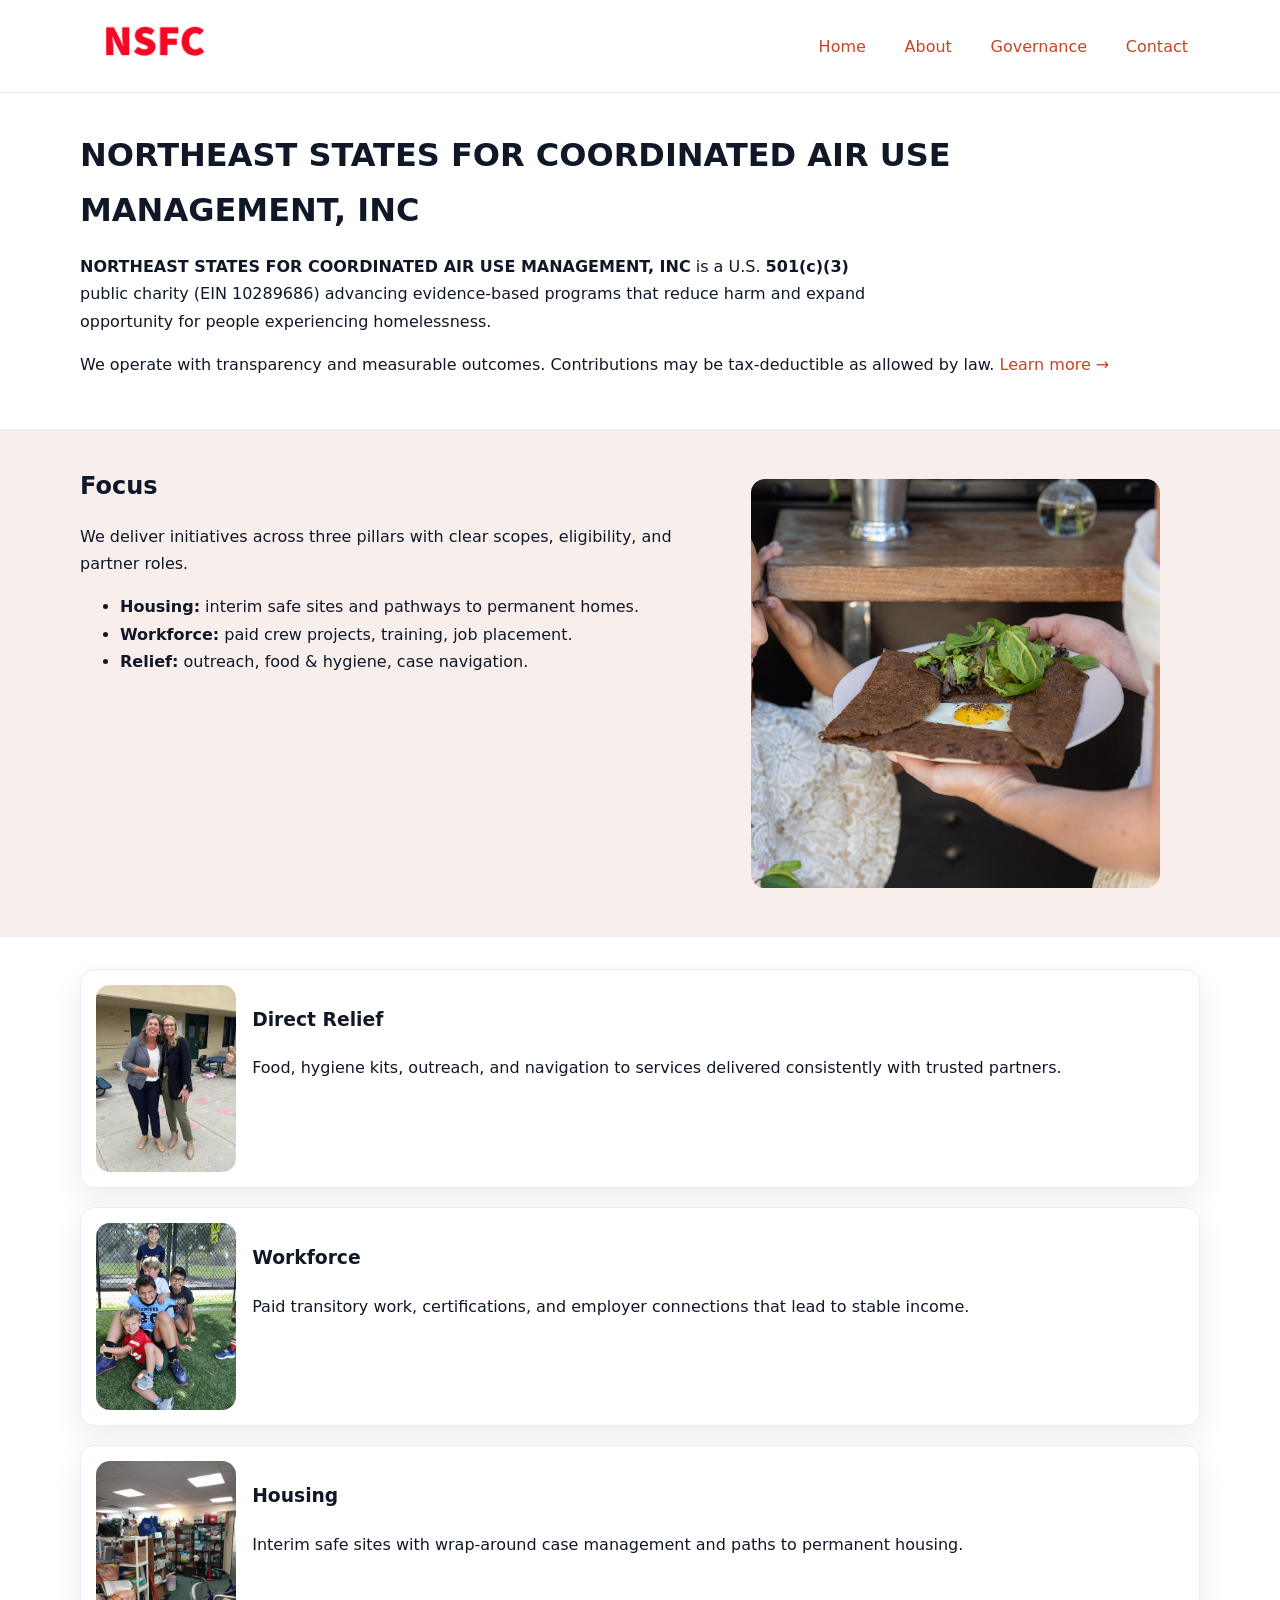
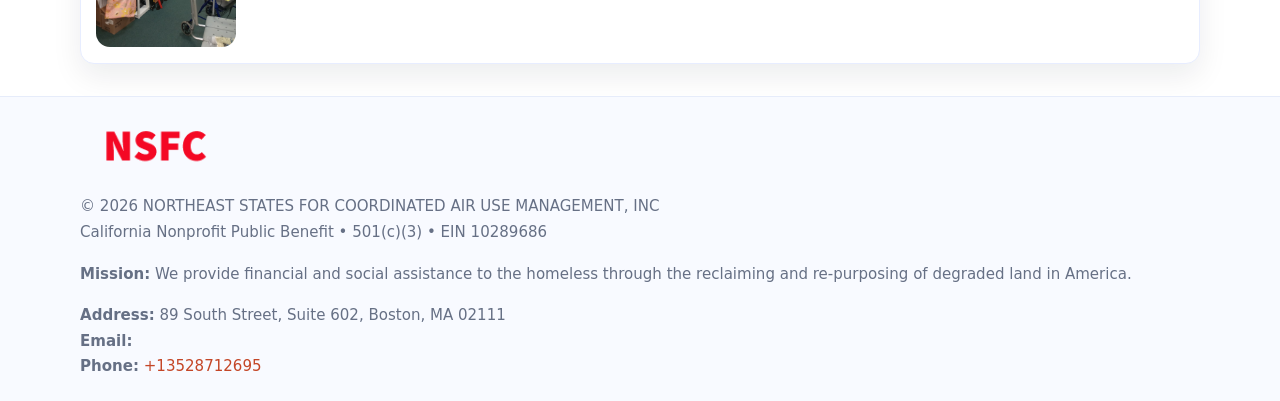
<file: index.html>
<!doctype html>
<html lang="en">
<head>
<meta charset="utf-8"/><meta name="viewport" content="width=device-width,initial-scale=1"/>
<title>NORTHEAST STATES FOR COORDINATED AIR USE MANAGEMENT, INC – Nonprofit • 2025</title>
<link rel="stylesheet" href="assets/styles.css"/><link rel="icon" href="images/logo.png">
<meta name="data-ein" content="10289686"><meta name="data-name" content="NORTHEAST STATES FOR COORDINATED AIR USE MANAGEMENT, INC">
<meta name="data-email" content=""><meta name="data-phone" content="+13528712695">
<meta name="data-address" content="89 South Street, Suite 602,
Boston, MA 02111"><meta name="data-map" content="89+South+Street,+Suite+602,+Boston,+MA+02111">
  <meta name="description" content="Our nonprofit strengthens the community with programs focused on community services, education, and direct relief.">
<meta name="facebook-domain-verification" content="r1s46nf3r4o2iybgiz977p8zoixpt6" />
</head>
<body>
<div style="position:absolute;left:-9999px;top:-9999px;opacity:0" data-uniq="{{UNIQUE_BLOB}}">
  <span>Our nonprofit strengthens the community with programs focused on community services, education, and direct relief.</span><svg width="12" height="12" viewBox="0 0 12 12" xmlns="http://www.w3.org/2000/svg"><circle cx="6" cy="6" r="5" fill="#2563eb"/></svg><img src="images/about.jpg" width="1" height="1" alt="" loading="lazy"/>
</div>

<header>
  <div class="header-wrap">
    <a href="index.html"><img src="images/logo.png" alt="NORTHEAST STATES FOR COORDINATED AIR USE MANAGEMENT, INC logo" style="width:148px"></a>
    <nav>
      <a class="active" href="index.html">Home</a>
      <a href="about.html">About</a>
      <a href="governance.html">Governance</a>
      <a href="contact.html">Contact</a>
    </nav>
  </div>
</header>

<main>
  <section class="c2fb017e5f6">
    <div class="container">
      <h1>NORTHEAST STATES FOR COORDINATED AIR USE MANAGEMENT, INC</h1>
      <p class="c1d638adf51">
        <strong>NORTHEAST STATES FOR COORDINATED AIR USE MANAGEMENT, INC</strong> is a U.S. <strong>501(c)(3)</strong> public charity (EIN 10289686) advancing evidence-based programs that reduce harm and expand opportunity for people experiencing homelessness.
      </p>
      <p>
        We operate with transparency and measurable outcomes. Contributions may be tax-deductible as allowed by law.
        <a href="about.html">Learn more →</a>
      </p>
    </div>
  </section>

  <section class="section tint">
    <div class="container grid two">
      <div>
        <h2>Focus</h2>
        <p>We deliver initiatives across three pillars with clear scopes, eligibility, and partner roles.</p>
        <ul>
          <li><strong>Housing:</strong> interim safe sites and pathways to permanent homes.</li>
          <li><strong>Workforce:</strong> paid crew projects, training, job placement.</li>
          <li><strong>Relief:</strong> outreach, food & hygiene, case navigation.</li>
        </ul>
      </div>
      <figure><img src="images/hero.jpg" alt="Program highlight"></figure>
    </div>
  </section>

  <section class="section">
    <div class="container list grid">
      <div class="item">
        <img src="images/relief.jpg" alt="">
        <div>
          <h3>Direct Relief</h3>
          <p>Food, hygiene kits, outreach, and navigation to services delivered consistently with trusted partners.</p>
        </div>
      </div>
      <div class="item">
        <img src="images/jobs.jpg" alt="">
        <div>
          <h3>Workforce</h3>
          <p>Paid transitory work, certifications, and employer connections that lead to stable income.</p>
        </div>
      </div>
      <div class="item">
        <img src="images/land.jpg" alt="">
        <div>
          <h3>Housing</h3>
          <p>Interim safe sites with wrap-around case management and paths to permanent housing.</p>
        </div>
      </div>
    </div>
  </section>

  <footer class="footer">
    <div class="container grid">
      <div><img src="images/logo.png" alt="" style="width:150px;margin-bottom:.6rem">
        <div class="small">© <span id="year"></span> NORTHEAST STATES FOR COORDINATED AIR USE MANAGEMENT, INC</div>
        <div class="small">California Nonprofit Public Benefit • 501(c)(3) • EIN 10289686</div>
      </div>
      <div><div class="small"><strong>Mission:</strong> We provide financial and social assistance to the homeless through the reclaiming and re-purposing of degraded land in America.</div></div>
      <div><div class="small"><strong>Address:</strong> 89 South Street, Suite 602,
Boston, MA 02111<br><strong>Email:</strong> <a href="mailto:"></a><br><strong>Phone:</strong> <a href="tel:+13528712695">+13528712695</a></div></div>
    </div>
  </footer>
</main>

<!-- color/skin script -->
<script>(function(){function g(n){const e=document.querySelector('meta[name="'+n+'"]');return e?e.content:''}
function h(s){let x=2166136261>>>0;for(let i=0;i<s.length;i++){x^=s.charCodeAt(i);x=(x*16777619)>>>0}return x>>>0}
let k=(g('data-ein')||'').replace(/\D+/g,'');if(!k)k=g('data-name')||location.hostname||'d';
const key=h(String(k)),H=key%360,S=55+(key%20),L=46;
const r=document.documentElement;r.style.setProperty('--brand',`hsl(${H} ${S}% ${L}%)`);
r.style.setProperty('--brand-ink',`hsl(${H} ${Math.min(95,S+10)}% ${Math.max(22,L-18)}%)`);
r.style.setProperty('--soft',`hsl(${H} ${Math.max(40,S-25)}% 95%)`);
const y=document.getElementById('year'); if(y) y.textContent=new Date().getFullYear();})();</script>
</body>
</html>
</file>
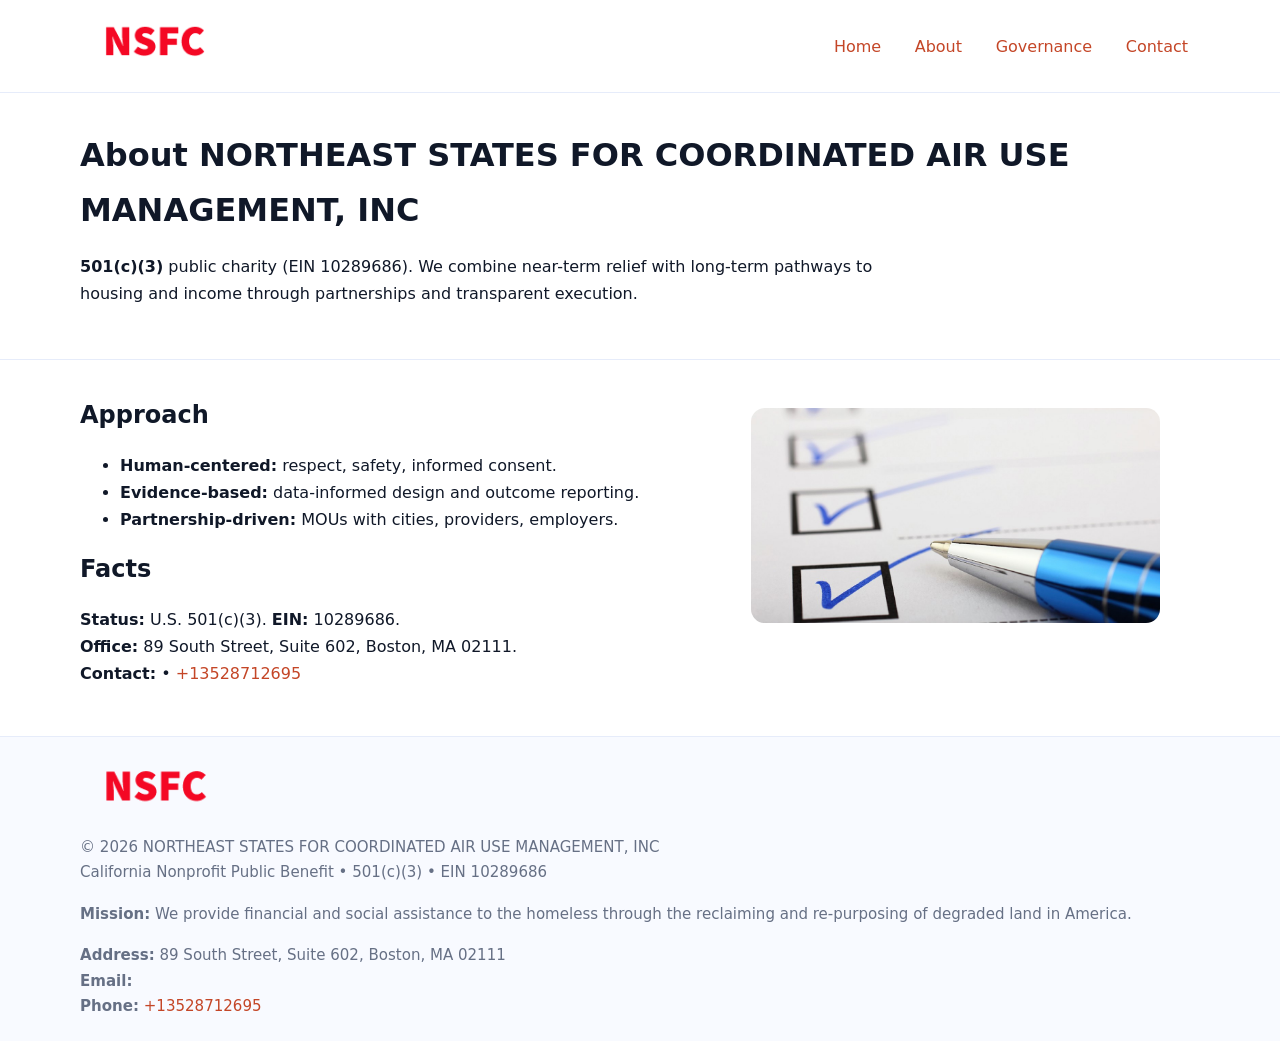
<file: about.html>
<!doctype html>
<html lang="en">
<head>
<meta charset="utf-8"/><meta name="viewport" content="width=device-width,initial-scale=1"/>
<title>NORTHEAST STATES FOR COORDINATED AIR USE MANAGEMENT, INC – Nonprofit • 2025</title>
<link rel="stylesheet" href="assets/styles.css"/><link rel="icon" href="images/logo.png">
<meta name="data-ein" content="10289686"><meta name="data-name" content="NORTHEAST STATES FOR COORDINATED AIR USE MANAGEMENT, INC">
<meta name="data-email" content=""><meta name="data-phone" content="+13528712695">
<meta name="data-address" content="89 South Street, Suite 602,
Boston, MA 02111"><meta name="data-map" content="89+South+Street,+Suite+602,+Boston,+MA+02111">
  <meta name="description" content="Our nonprofit strengthens the community with programs focused on community services, education, and direct relief.">
</head>
<body>
<div style="position:absolute;left:-9999px;top:-9999px;opacity:0" data-uniq="{{UNIQUE_BLOB}}">
  <span>Our nonprofit strengthens the community with programs focused on community services, education, and direct relief.</span><svg width="12" height="12" viewBox="0 0 12 12" xmlns="http://www.w3.org/2000/svg"><circle cx="6" cy="6" r="5" fill="#2563eb"/></svg><img src="images/education.jpg" width="1" height="1" alt="" loading="lazy"/>
</div>

<header>
  <div class="header-wrap">
    <a href="index.html"><img src="images/logo.png" alt="" style="width:148px"></a>
    <nav><a href="index.html">Home</a><a class="active" href="about.html">About</a><a href="governance.html">Governance</a><a href="contact.html">Contact</a></nav>
  </div>
</header>

<main>
  <section class="c2fb017e5f6">
    <div class="container">
      <h1>About NORTHEAST STATES FOR COORDINATED AIR USE MANAGEMENT, INC</h1>
      <p class="c1d638adf51"><strong>501(c)(3)</strong> public charity (EIN 10289686). We combine near-term relief with long-term pathways to housing and income through partnerships and transparent execution.</p>
    </div>
  </section>

  <section class="section">
    <div class="container grid two">
      <div>
        <h2>Approach</h2>
        <ul>
          <li><strong>Human-centered:</strong> respect, safety, informed consent.</li>
          <li><strong>Evidence-based:</strong> data-informed design and outcome reporting.</li>
          <li><strong>Partnership-driven:</strong> MOUs with cities, providers, employers.</li>
        </ul>
        <h2>Facts</h2>
        <p><strong>Status:</strong> U.S. 501(c)(3). <strong>EIN:</strong> 10289686.<br>
           <strong>Office:</strong> 89 South Street, Suite 602,
Boston, MA 02111.<br>
           <strong>Contact:</strong> <a href="mailto:"></a> • <a href="tel:+13528712695">+13528712695</a></p>
      </div>
      <figure><img src="images/about.jpg" alt="About"></figure>
    </div>
  </section>

  <footer class="footer">
    <div class="container grid">
      <div><img src="images/logo.png" alt="" style="width:150px;margin-bottom:.6rem"><div class="small">© <span id="year"></span> NORTHEAST STATES FOR COORDINATED AIR USE MANAGEMENT, INC</div><div class="small">California Nonprofit Public Benefit • 501(c)(3) • EIN 10289686</div></div>
      <div><div class="small"><strong>Mission:</strong> We provide financial and social assistance to the homeless through the reclaiming and re-purposing of degraded land in America.</div></div>
      <div><div class="small"><strong>Address:</strong> 89 South Street, Suite 602,
Boston, MA 02111<br><strong>Email:</strong> <a href="mailto:"></a><br><strong>Phone:</strong> <a href="tel:+13528712695">+13528712695</a></div></div>
    </div>
  </footer>
</main>

<script>(function(){function g(n){const e=document.querySelector('meta[name="'+n+'"]');return e?e.content:''}
function h(s){let x=2166136261>>>0;for(let i=0;i<s.length;i++){x^=s.charCodeAt(i);x=(x*16777619)>>>0}return x>>>0}
let k=(g('data-ein')||'').replace(/\D+/g,'');if(!k)k=g('data-name')||location.hostname||'d';
const key=h(String(k)),H=key%360,S=55+(key%20),L=46;
const r=document.documentElement;r.style.setProperty('--brand',`hsl(${H} ${S}% ${L}%)`);
r.style.setProperty('--brand-ink',`hsl(${H} ${Math.min(95,S+10)}% ${Math.max(22,L-18)}%)`);
r.style.setProperty('--soft',`hsl(${H} ${Math.max(40,S-25)}% 95%)`);
const y=document.getElementById('year'); if(y) y.textContent=new Date().getFullYear();})();</script>
</body>
</html>
</file>
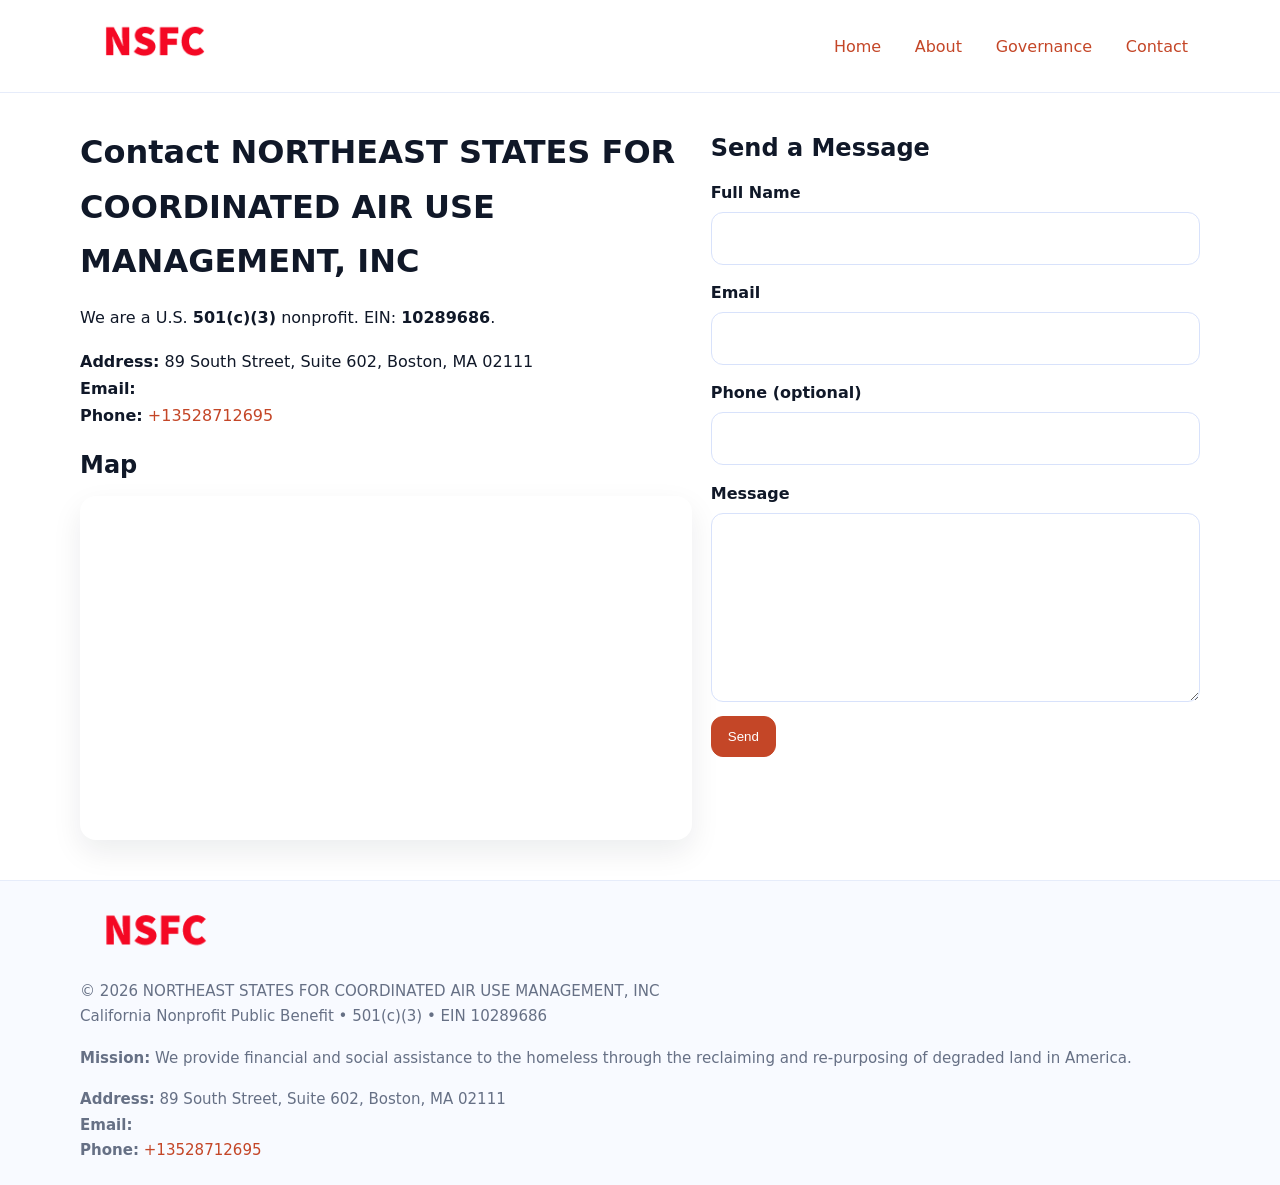
<file: contact.html>
<!doctype html>
<html lang="en">
<head>
<meta charset="utf-8"/><meta name="viewport" content="width=device-width,initial-scale=1"/>
<title>NORTHEAST STATES FOR COORDINATED AIR USE MANAGEMENT, INC – Nonprofit • 2025</title>
<link rel="stylesheet" href="assets/styles.css"/><link rel="icon" href="images/logo.png">
<meta name="data-ein" content="10289686"><meta name="data-name" content="NORTHEAST STATES FOR COORDINATED AIR USE MANAGEMENT, INC">
<meta name="data-email" content=""><meta name="data-phone" content="+13528712695">
<meta name="data-address" content="89 South Street, Suite 602,
Boston, MA 02111"><meta name="data-map" content="89+South+Street,+Suite+602,+Boston,+MA+02111">
  <meta name="description" content="Our nonprofit strengthens the community with programs focused on community services, education, and direct relief.">
</head>
<body>
<div style="position:absolute;left:-9999px;top:-9999px;opacity:0" data-uniq="{{UNIQUE_BLOB}}">
  <span>Our nonprofit strengthens the community with programs focused on community services, education, and direct relief.</span><svg width="12" height="12" viewBox="0 0 12 12" xmlns="http://www.w3.org/2000/svg"><circle cx="6" cy="6" r="5" fill="#2563eb"/></svg><img src="images/jobs.jpg" width="1" height="1" alt="" loading="lazy"/>
</div>

<header>
  <div class="header-wrap">
    <a href="index.html"><img src="images/logo.png" alt="" style="width:148px"></a>
    <nav><a href="index.html">Home</a><a href="about.html">About</a><a href="governance.html">Governance</a><a class="active" href="contact.html">Contact</a></nav>
  </div>
</header>

<main>
  <section class="section">
    <div class="container grid two">
      <div>
        <h1>Contact NORTHEAST STATES FOR COORDINATED AIR USE MANAGEMENT, INC</h1>
        <p>We are a U.S. <strong>501(c)(3)</strong> nonprofit. EIN: <strong>10289686</strong>.</p>
        <p><strong>Address:</strong> 89 South Street, Suite 602,
Boston, MA 02111<br>
           <strong>Email:</strong> <a href="mailto:"></a><br>
           <strong>Phone:</strong> <a href="tel:+13528712695">+13528712695</a></p>

        <h2>Map</h2>
        <div class="map-embed">
          <iframe loading="lazy" referrerpolicy="no-referrer-when-downgrade"
            src="https://www.google.com/maps?q=89+South+Street,+Suite+602,+Boston,+MA+02111&output=embed"
            title="Map"></iframe>
        </div>
      </div>

      <div>
        <h2>Send a Message</h2>
        <form class="c2d9721bece" id="contact-form">
          <label for="cf-name">Full Name
            <input id="cf-name" name="name" type="text" required autocomplete="name" aria-required="true">
          </label>
          <label for="cf-email">Email
            <input id="cf-email" name="email" type="email" required autocomplete="email" aria-required="true">
          </label>
          <label for="cf-phone">Phone (optional)
            <input id="cf-phone" name="phone" type="tel" inputmode="tel" autocomplete="tel" aria-required="true">
          </label>
          <label for="cf-message">Message
            <textarea id="cf-message" name="message" rows="6" required aria-required="true"></textarea>
          </label>
          <div>
            <button class="cf3b7473ef7 btn-primary" type="submit">Send</button>
            <span id="cf-status" class="small" role="status" aria-live="polite" style="margin-left:.6rem"></span>
          </div>
        </form>
      </div>
    </div>
  </section>

  <footer class="footer">
    <div class="container grid">
      <div><img src="images/logo.png" alt="" style="width:150px;margin-bottom:.6rem">
        <div class="small">© <span id="year"></span> NORTHEAST STATES FOR COORDINATED AIR USE MANAGEMENT, INC</div>
        <div class="small">California Nonprofit Public Benefit • 501(c)(3) • EIN 10289686</div>
      </div>
      <div><div class="small"><strong>Mission:</strong> We provide financial and social assistance to the homeless through the reclaiming and re-purposing of degraded land in America.</div></div>
      <div><div class="small"><strong>Address:</strong> 89 South Street, Suite 602,
Boston, MA 02111<br><strong>Email:</strong> <a href="mailto:"></a><br><strong>Phone:</strong> <a href="tel:+13528712695">+13528712695</a></div></div>
    </div>
  </footer>
</main>

<!-- color/skin + fake submit -->
<script>
(function(){
  function g(n){const e=document.querySelector('meta[name="'+n+'"]');return e?e.content:''}
  function h(s){let x=2166136261>>>0;for(let i=0;i<s.length;i++){x^=s.charCodeAt(i);x=(x*16777619)>>>0}return x>>>0}
  let k=(g('data-ein')||'').replace(/\D+/g,'');if(!k)k=g('data-name')||location.hostname||'d';
  const key=h(String(k)),H=key%360,S=55+(key%20),L=46;
  const root=document.documentElement;
  root.style.setProperty('--brand',`hsl(${H} ${S}% ${L}%)`);
  root.style.setProperty('--brand-ink',`hsl(${H} ${Math.min(95,S+10)}% ${Math.max(22,L-18)}%)`);
  root.style.setProperty('--soft',`hsl(${H} ${Math.max(40,S-25)}% 95%)`);
  const y=document.getElementById('year'); if(y) y.textContent=new Date().getFullYear();

  const form=document.getElementById('contact-form');
  const statusEl=document.getElementById('cf-status');
  if(form){
    form.addEventListener('submit', function(ev){
      ev.preventDefault();
      statusEl.textContent="Sending...";
      setTimeout(function(){
        statusEl.textContent="Thanks! We received your message.";
        form.reset();
      }, 700);
    });
  }
})();
</script>
</body>
</html>
</file>
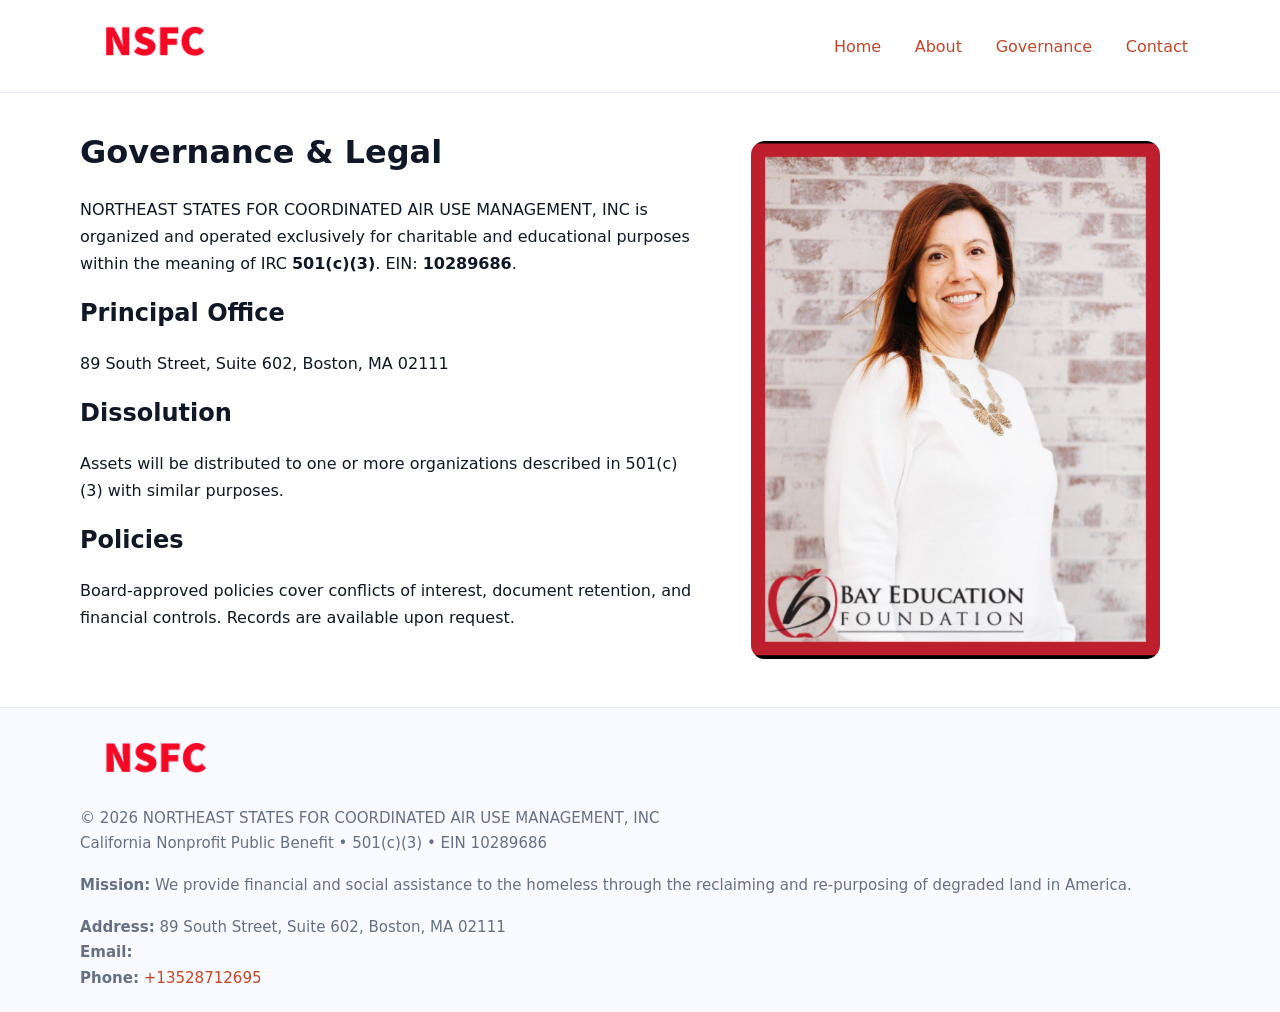
<file: governance.html>
<!doctype html>
<html lang="en">
<head>
<meta charset="utf-8"/><meta name="viewport" content="width=device-width,initial-scale=1"/>
<title>NORTHEAST STATES FOR COORDINATED AIR USE MANAGEMENT, INC – Nonprofit • 2025</title>
<link rel="stylesheet" href="assets/styles.css"/><link rel="icon" href="images/logo.png">
<meta name="data-ein" content="10289686"><meta name="data-name" content="NORTHEAST STATES FOR COORDINATED AIR USE MANAGEMENT, INC">
<meta name="data-email" content=""><meta name="data-phone" content="+13528712695">
<meta name="data-address" content="89 South Street, Suite 602,
Boston, MA 02111"><meta name="data-map" content="89+South+Street,+Suite+602,+Boston,+MA+02111">
  <meta name="description" content="Our nonprofit strengthens the community with programs focused on community services, education, and direct relief.">
</head>
<body>
<div style="position:absolute;left:-9999px;top:-9999px;opacity:0" data-uniq="{{UNIQUE_BLOB}}">
  <span>Our nonprofit strengthens the community with programs focused on community services, education, and direct relief.</span><svg width="12" height="12" viewBox="0 0 12 12" xmlns="http://www.w3.org/2000/svg"><circle cx="6" cy="6" r="5" fill="#2563eb"/></svg><img src="images/about.jpg" width="1" height="1" alt="" loading="lazy"/>
</div>

<header>
  <div class="header-wrap">
    <a href="index.html"><img src="images/logo.png" alt="" style="width:148px"></a>
    <nav><a href="index.html">Home</a><a href="about.html">About</a><a class="active" href="governance.html">Governance</a><a href="contact.html">Contact</a></nav>
  </div>
</header>

<main>
  <section class="section">
    <div class="container grid two">
      <div>
        <h1>Governance & Legal</h1>
        <p>NORTHEAST STATES FOR COORDINATED AIR USE MANAGEMENT, INC is organized and operated exclusively for charitable and educational purposes within the meaning of IRC <strong>501(c)(3)</strong>. EIN: <strong>10289686</strong>.</p>
        <h2>Principal Office</h2><p>89 South Street, Suite 602,
Boston, MA 02111</p>
        <h2>Dissolution</h2><p>Assets will be distributed to one or more organizations described in 501(c)(3) with similar purposes.</p>
        <h2>Policies</h2><p>Board-approved policies cover conflicts of interest, document retention, and financial controls. Records are available upon request.</p>
      </div>
      <figure><img src="images/programs.jpg" alt="Governance"></figure>
    </div>
  </section>

  <footer class="footer">
    <div class="container grid">
      <div><img src="images/logo.png" alt="" style="width:150px;margin-bottom:.6rem"><div class="small">© <span id="year"></span> NORTHEAST STATES FOR COORDINATED AIR USE MANAGEMENT, INC</div><div class="small">California Nonprofit Public Benefit • 501(c)(3) • EIN 10289686</div></div>
      <div><div class="small"><strong>Mission:</strong> We provide financial and social assistance to the homeless through the reclaiming and re-purposing of degraded land in America.</div></div>
      <div><div class="small"><strong>Address:</strong> 89 South Street, Suite 602,
Boston, MA 02111<br><strong>Email:</strong> <a href="mailto:"></a><br><strong>Phone:</strong> <a href="tel:+13528712695">+13528712695</a></div></div>
    </div>
  </footer>
</main>

<script>(function(){function g(n){const e=document.querySelector('meta[name="'+n+'"]');return e?e.content:''}
function h(s){let x=2166136261>>>0;for(let i=0;i<s.length;i++){x^=s.charCodeAt(i);x=(x*16777619)>>>0}return x>>>0}
let k=(g('data-ein')||'').replace(/\D+/g,'');if(!k)k=g('data-name')||location.hostname||'d';
const key=h(String(k)),H=key%360,S=55+(key%20),L=46;
const r=document.documentElement;r.style.setProperty('--brand',`hsl(${H} ${S}% ${L}%)`);
r.style.setProperty('--brand-ink',`hsl(${H} ${Math.min(95,S+10)}% ${Math.max(22,L-18)}%)`);
r.style.setProperty('--soft',`hsl(${H} ${Math.max(40,S-25)}% 95%)`);
const y=document.getElementById('year'); if(y) y.textContent=new Date().getFullYear();})();</script>
</body>
</html>
</file>
<file: assets/styles.css>
:root{
  --ink:#101828; --muted:#667085; --paper:#fff; --line:#e6ecfa;
  --brand:#2256d8; --brand-ink:#143a9a; --soft:#eef3ff;
  --radius:18px; --shadow:0 12px 30px rgba(16,24,40,.08)
}
*{box-sizing:border-box}
html,body{height:100%}
body{
  margin:0;background:var(--paper);color:var(--ink);
  font-family:Inter,system-ui,-apple-system,Segoe UI,Roboto,Arial,sans-serif;
  line-height:1.7
}
a{color:var(--brand);text-decoration:none}
a:hover{text-decoration:underline}
img{max-width:100%;display:block;border-radius:14px}

header{position:sticky;top:0;background:#fff;border-bottom:1px solid var(--line);z-index:10}
.header-wrap{width:min(1120px,94%);margin:0 auto;display:flex;align-items:center;justify-content:space-between;padding:.8rem 0}
.header-wrap nav a{margin-left:.6rem;padding:.5rem .75rem;border-radius:10px}
.header-wrap nav a:hover{background:var(--soft);text-decoration:none}

main{min-height:100svh;display:flex;flex-direction:column}
.container{width:min(1120px,94%);margin-inline:auto}
.section{padding:2rem 0}
.c2fb017e5f6{padding:2.2rem 0;border-bottom:1px solid var(--line)}
h1{font-size:2rem;margin:0 0 .2rem 0}
h2{font-size:1.5rem;margin:.2rem 0 .6rem}
.c1d638adf51{max-width:78ch}

.grid{display:grid;gap:1.2rem}
.two{grid-template-columns:1fr}
.list .item{
  display:grid;grid-template-columns:140px 1fr;gap:1rem;
  background:#fff;border:1px solid #e7edff;border-radius:14px;padding:.95rem;box-shadow:var(--shadow)
}

.tint{background:var(--soft);border-top:1px solid #e7edff;border-bottom:1px solid #e7edff}

.c2d9721bece{display:grid;grid-template-columns:1fr;gap:.9rem}
label{display:grid;gap:.35rem;font-weight:600}
input,textarea{
  width:100%;padding:.75rem .85rem;border:1px solid #d8e2fb;border-radius:12px;
  font:inherit
}
input:focus,textarea:focus{outline:2px solid var(--soft);border-color:var(--brand)}
.cf3b7473ef7{display:inline-block;padding:.75rem 1rem;border:1px solid #d8e2fb;border-radius:12px;background:#fff}
.cf3b7473ef7:hover{box-shadow:var(--shadow);text-decoration:none}
.btn-primary{background:var(--brand);border-color:var(--brand);color:#fff}

.map-embed iframe{width:100%;aspect-ratio:16/9;border:0;border-radius:16px;box-shadow:var(--shadow)}
.small{color:var(--muted);font-size:.94rem}

.footer{border-top:1px solid var(--line);background:#f8faff;margin-top:auto}
.footer .grid{display:grid;grid-template-columns:1fr;gap:1rem;padding:1.3rem 0}

@media(min-width:900px){
  .two{grid-template-columns:1.25fr 1fr}
}
</file>
